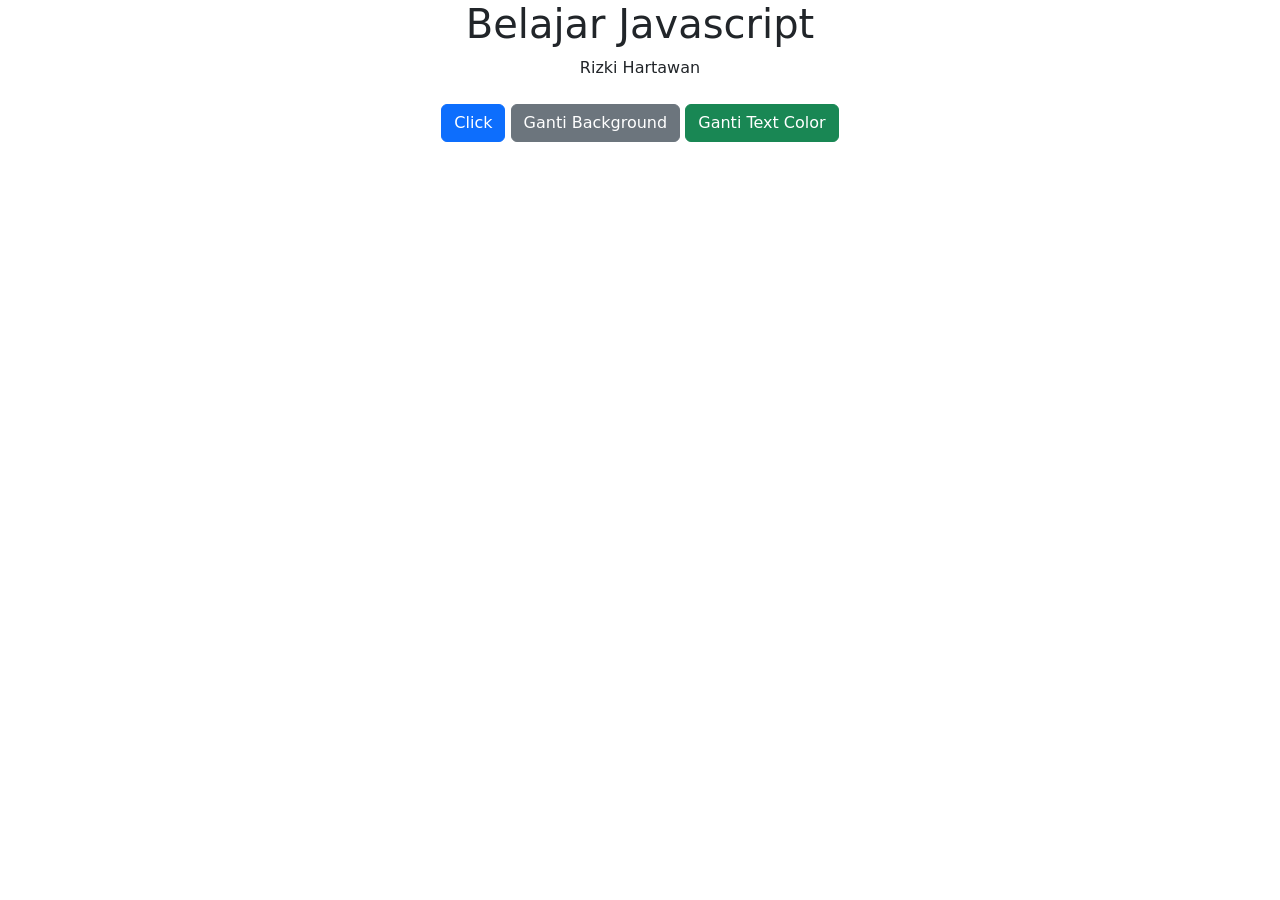
<file: javascript/index.html>
<!doctype html>
<html lang="en">
  <head>
    <meta charset="UTF-8" />
    <meta name="viewport" content="width=device-width, initial-scale=1.0" />
    <title>Belajar JS</title>

    <link href="https://cdn.jsdelivr.net/npm/bootstrap@5.3.8/dist/css/bootstrap.min.css" rel="stylesheet" integrity="sha384-sRIl4kxILFvY47J16cr9ZwB07vP4J8+LH7qKQnuqkuIAvNWLzeN8tE5YBujZqJLB" crossorigin="anonymous" />
  </head>
  <body>
    <div class="container mx-auto text-center">
      <h1>Belajar Javascript</h1>
      <p id="demo">Hello</p>

      <div class="g-5 col mt-4">
        <button class="btn btn-primary" onclick="alert('Hi')">Click</button>
        <button class="btn btn-secondary" onclick="gantiBackground()">Ganti Background</button>
        <button class="btn btn-success" onclick="gantiTextColor()">Ganti Text Color</button>
      </div>
    </div>

    <script>
      document.getElementById("demo").innerHTML = "Rizki Hartawan"
    </script>

    <script src="script.js"></script>
    <script src="https://cdn.jsdelivr.net/npm/bootstrap@5.3.8/dist/js/bootstrap.bundle.min.js" integrity="sha384-FKyoEForCGlyvwx9Hj09JcYn3nv7wiPVlz7YYwJrWVcXK/BmnVDxM+D2scQbITxI" crossorigin="anonymous"></script>
  </body>
</html>
</file>
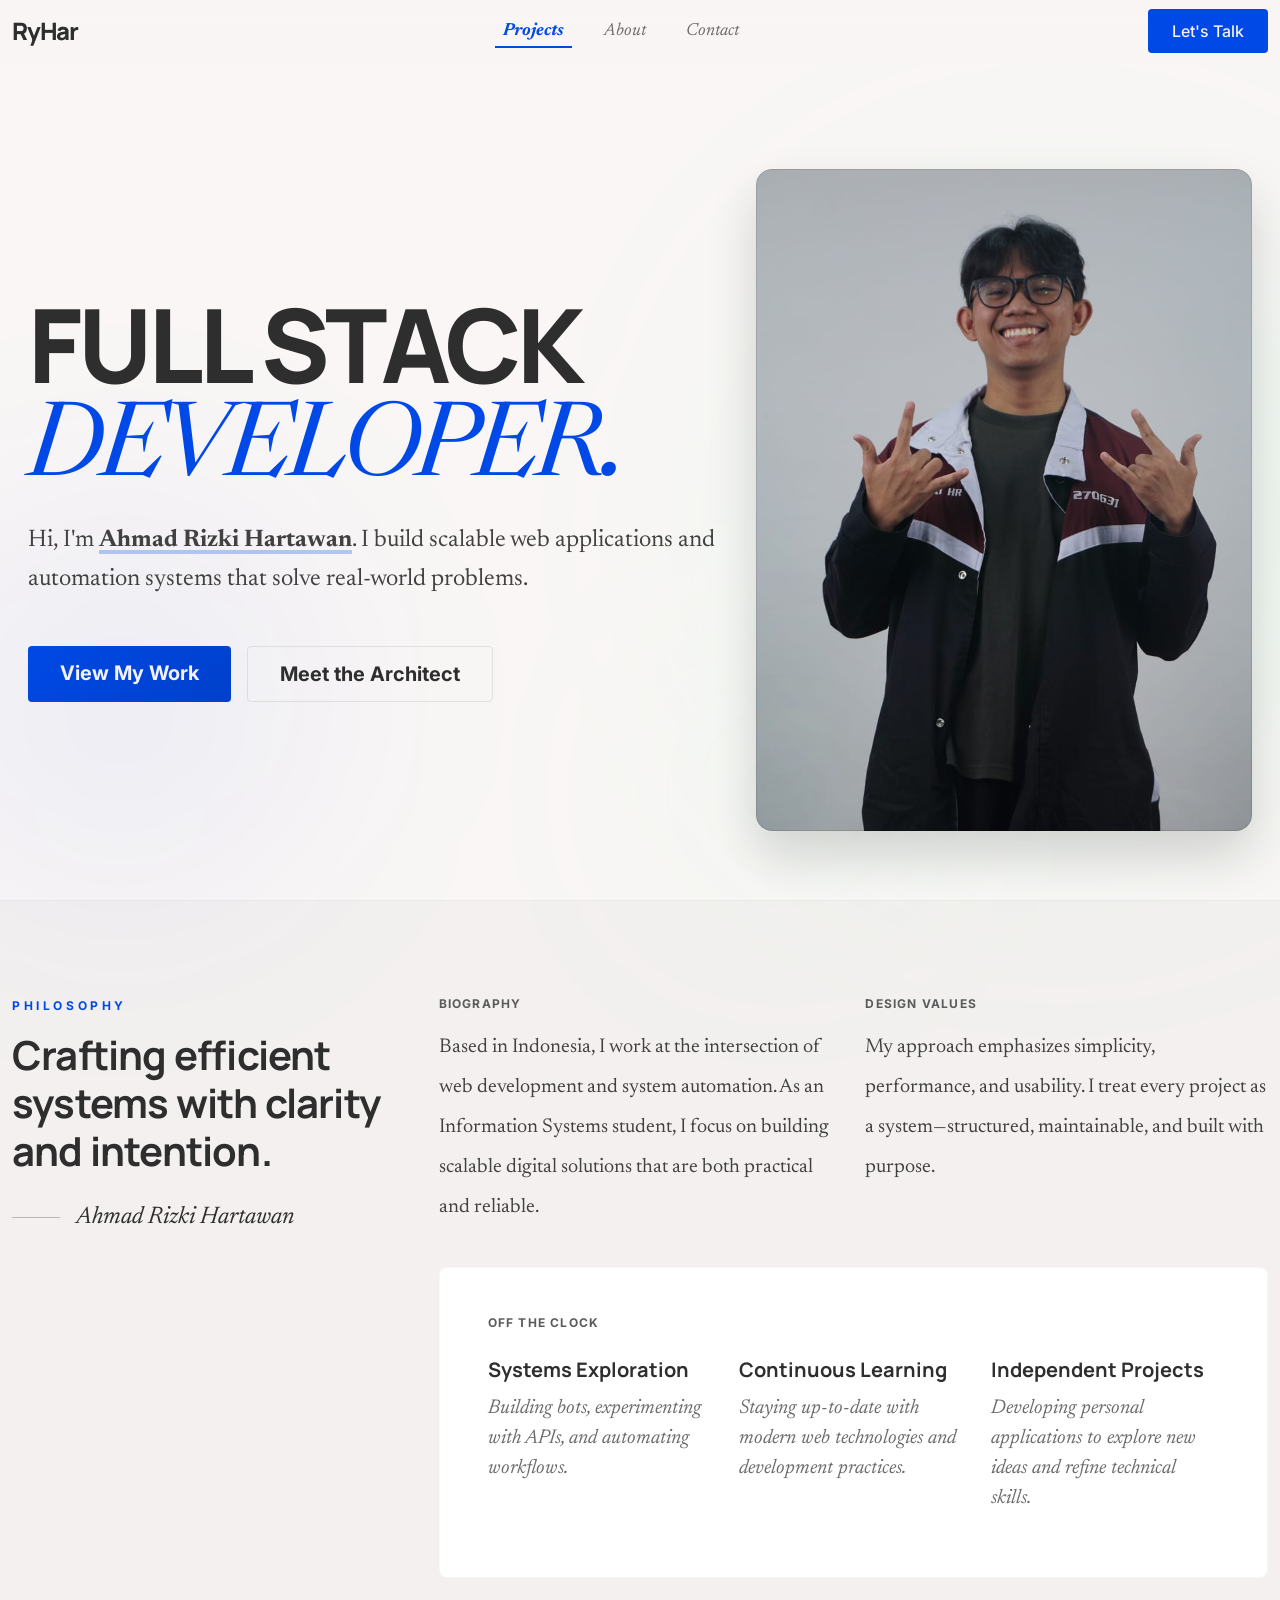
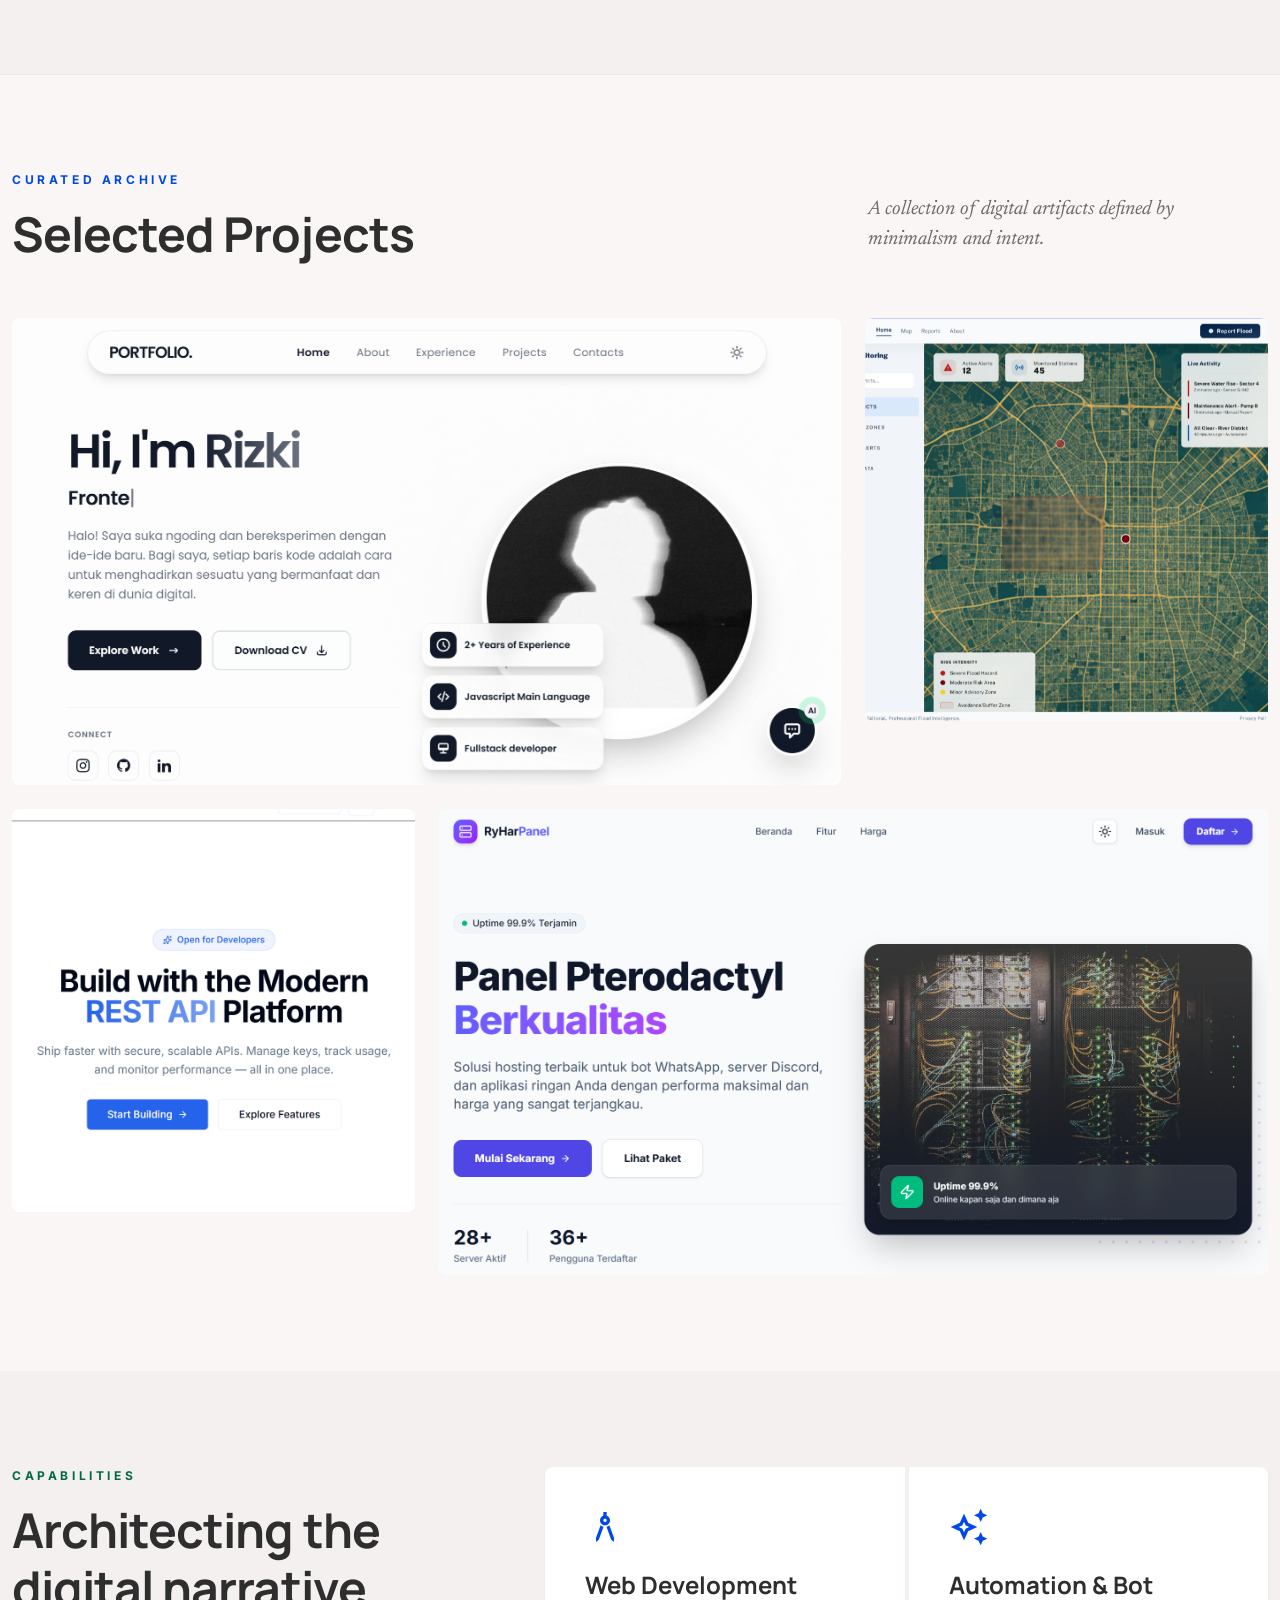
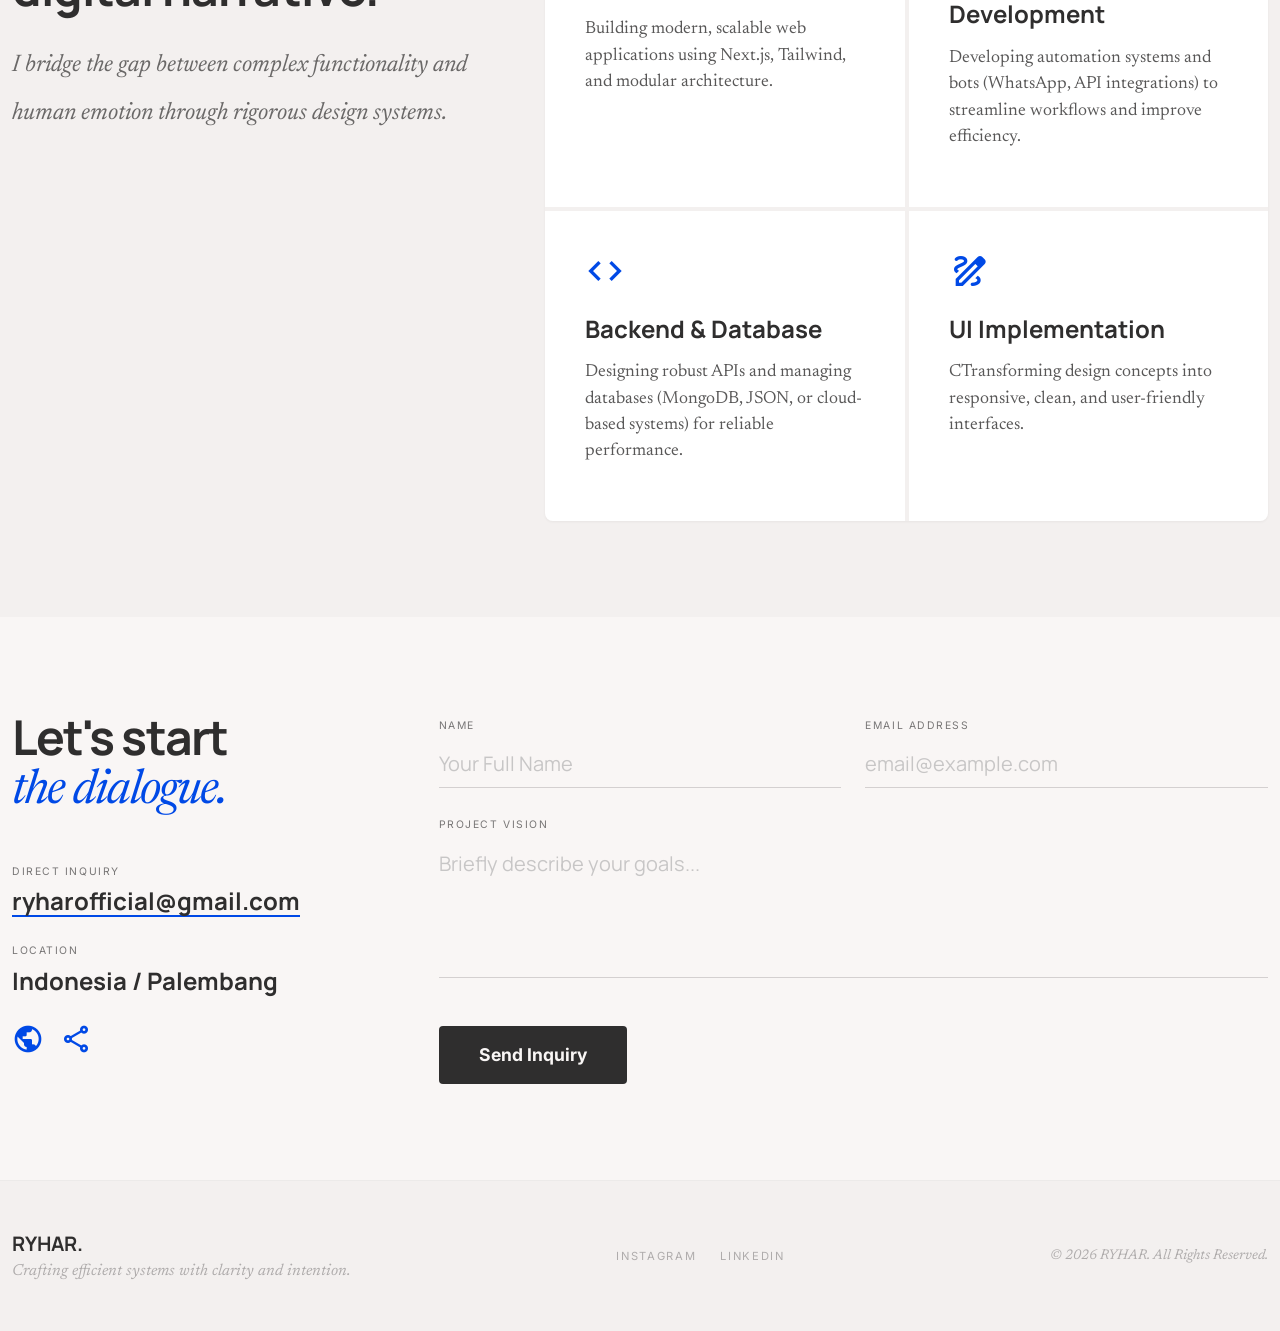
<file: tugas-bs/index.html>
<!doctype html>
<html lang="en">
  <head>
    <meta charset="UTF-8" />
    <meta name="viewport" content="width=device-width, initial-scale=1.0" />
    <title>RyHar | Portofolio Website</title>
    <link href="https://cdn.jsdelivr.net/npm/bootstrap@5.3.8/dist/css/bootstrap.min.css" rel="stylesheet" integrity="sha384-sRIl4kxILFvY47J16cr9ZwB07vP4J8+LH7qKQnuqkuIAvNWLzeN8tE5YBujZqJLB" crossorigin="anonymous" />
    <link href="https://fonts.googleapis.com/css2?family=Manrope:wght@400;600;700;800&family=Newsreader:ital,opsz,wght@0,6..72,400;0,6..72,600;1,6..72,400&family=Inter:wght@400;500;600&family=Material+Symbols+Outlined:wght,FILL@100..700,0..1&display=swap" rel="stylesheet" />
    <link rel="stylesheet" href="style.css" />
  </head>
  <body>
    <!-- Navbar -->
    <nav class="navbar navbar-expand-md navbar-archive fixed-top">
      <div class="container" style="max-width: 1440px">
        <a class="navbar-brand" href="#">RyHar</a>
        <button class="navbar-toggler" type="button" data-bs-toggle="collapse" data-bs-target="#navbarNav" aria-controls="navbarNav" aria-expanded="false" aria-label="Toggle navigation">
          <span class="navbar-toggler-icon"></span>
        </button>
        <div class="collapse navbar-collapse" id="navbarNav">
          <ul class="navbar-nav mx-auto gap-4">
            <li class="nav-item">
              <a class="nav-link active" href="#projects">Projects</a>
            </li>
            <li class="nav-item">
              <a class="nav-link" href="#about">About</a>
            </li>
            <li class="nav-item">
              <a class="nav-link" href="#contact">Contact</a>
            </li>
          </ul>
          <a href="#contact" class="btn btn-nav">Let's Talk</a>
        </div>
      </div>
    </nav>

    <main>
      <!-- Hero Section -->
      <section class="hero-section d-flex align-items-center position-relative px-3">
        <div class="container" style="max-width: 1440px">
          <div class="row align-items-center gy-5">
            <div class="col-lg-7 position-relative" style="z-index: 1">
              <h1 class="hero-title mb-4">
                FULL STACK <br />
                <span class="accent">DEVELOPER.</span>
              </h1>
              <p class="hero-subtitle mb-5">
                Hi, I'm
                <span class="name-highlight">Ahmad Rizki Hartawan</span>. I build scalable web applications and automation systems that solve real-world problems.
              </p>
              <div class="d-flex flex-column flex-sm-row gap-3">
                <a href="#projects" class="btn btn-primary-archive btn-lg text-center">View My Work</a>
                <a href="#about" class="btn btn-outline-archive btn-lg text-center">Meet the Architect</a>
              </div>
            </div>
            <div class="col-lg-5 position-relative" style="z-index: 1">
              <div class="hero-image">
                <img src="./image//hero.png" alt="Julian Thorne Professional Portrait" class="img-fluid" />
                <div class="position-absolute top-0 start-0 w-100 h-100" style="box-shadow: inset 0 0 0 1px rgba(0, 0, 0, 0.1); border-radius: 1rem"></div>
              </div>
              <div class="hero-bg-blob" style="width: 8rem; height: 8rem; background: rgba(116, 251, 187, 0.2); bottom: -1.5rem; left: -1.5rem"></div>
            </div>
          </div>
        </div>
        <!-- Background blobs -->
        <div class="hero-bg-blob" style="width: 600px; height: 600px; background: rgba(116, 251, 187, 0.1); right: -80px; top: 25%"></div>
        <div class="hero-bg-blob" style="width: 400px; height: 400px; background: rgba(0, 73, 230, 0.05); left: -80px; bottom: 0"></div>
      </section>

      <!-- About Section -->
      <section class="about-section py-5" id="about">
        <div class="container py-5" style="max-width: 1440px">
          <div class="row gy-5">
            <div class="col-lg-4">
              <div class="about-sticky" style="position: sticky; top: 8rem">
                <span class="section-label d-block mb-3">Philosophy</span>
                <h2 class="section-title display-6 mb-4">Crafting efficient systems with clarity and intention.</h2>
                <div class="d-flex align-items-center gap-3">
                  <div style="width: 3rem; height: 1px; background: var(--on-background); opacity: 0.3"></div>
                  <p class="font-body fst-italic fs-4 mb-0">Ahmad Rizki Hartawan</p>
                </div>
              </div>
            </div>
            <div class="col-lg-8">
              <div class="row gy-4 mb-4">
                <div class="col-md-6">
                  <h3 class="about-sub-title mb-3">Biography</h3>
                  <p class="fs-5 lh-lg" style="opacity: 0.9">Based in Indonesia, I work at the intersection of web development and system automation. As an Information Systems student, I focus on building scalable digital solutions that are both practical and reliable.</p>
                </div>
                <div class="col-md-6">
                  <h3 class="about-sub-title mb-3">Design Values</h3>
                  <p class="fs-5 lh-lg" style="opacity: 0.9">My approach emphasizes simplicity, performance, and usability. I treat every project as a system—structured, maintainable, and built with purpose.</p>
                </div>
              </div>
              <div class="about-card p-4 p-lg-5">
                <h3 class="about-sub-title mb-4">Off the Clock</h3>
                <div class="row gy-4">
                  <div class="col-sm-4">
                    <p class="font-headline fw-bold fs-5 mb-2">Systems Exploration</p>
                    <p class="fst-italic fs-5" style="opacity: 0.7">Building bots, experimenting with APIs, and automating workflows.</p>
                  </div>
                  <div class="col-sm-4">
                    <p class="font-headline fw-bold fs-5 mb-2">Continuous Learning</p>
                    <p class="fst-italic fs-5" style="opacity: 0.7">Staying up-to-date with modern web technologies and development practices.</p>
                  </div>
                  <div class="col-sm-4">
                    <p class="font-headline fw-bold fs-5 mb-2">Independent Projects</p>
                    <p class="fst-italic fs-5" style="opacity: 0.7">Developing personal applications to explore new ideas and refine technical skills.</p>
                  </div>
                </div>
              </div>
            </div>
          </div>
        </div>
      </section>

      <!-- Selected Projects -->
      <section class="py-5" id="projects" style="background: var(--surface)">
        <div class="container py-5" style="max-width: 1440px">
          <div class="d-flex flex-column flex-md-row justify-content-between align-items-md-end mb-5 gap-3">
            <div style="max-width: 500px">
              <span class="section-label d-block mb-3">Curated Archive</span>
              <h2 class="section-title display-5">Selected Projects</h2>
            </div>
            <p class="fs-5 fst-italic" style="max-width: 400px; opacity: 0.7">A collection of digital artifacts defined by minimalism and intent.</p>
          </div>
          <div class="row g-4">
            <!-- Project 1 (Large) -->
            <a href="https://ryhar.my.id/" target="_blank" class="col-md-8">
              <div class="project-card">
                <div class="project-large overflow-hidden">
                  <img src="./image/portofolio.png" alt="Clean minimalist web interface" />
                </div>
                <div class="project-overlay p-4 p-lg-5">
                  <span class="project-tag mb-2">Portofolio Website</span>
                  <h3 class="fs-2">Ahmad Rizki Hartawan</h3>
                </div>
              </div>
            </a>
            <!-- Project 2 (Small) -->
            <a href="https://sibanjir.ryhar.my.id/" target="_blank" class="col-md-4">
              <div class="project-card">
                <div class="project-square overflow-hidden">
                  <img src="./image/sibanjir.png" alt="Mobile app design" />
                </div>
                <div class="project-overlay">
                  <span class="project-tag mb-2">SiBanjir Website</span>
                  <h3 class="fs-4">SiBanjir</h3>
                </div>
              </div>
            </a>
            <!-- Project 3 (Small) -->
            <a href="https://dash.ryhar.my.id/" target="_blank" class="col-md-4">
              <div class="project-card">
                <div class="project-square overflow-hidden">
                  <img src="./image/ryhar-api.png" alt="Minimalist typography poster" />
                </div>
                <div class="project-overlay">
                  <span class="project-tag mb-2">RESTful API</span>
                  <h3 class="fs-4">RyHar API</h3>
                </div>
              </div>
            </a>
            <!-- Project 4 (Large) -->
            <a href="https://ryhar-panel.my.id/" target="_blank" class="col-md-8">
              <div class="project-card">
                <div class="project-large overflow-hidden">
                  <img src="./image/ryhar-panel.png" alt="Interior architectural design" />
                </div>
                <div class="project-overlay p-4 p-lg-5">
                  <span class="project-tag mb-2">Panel Monitor</span>
                  <h3 class="fs-2">RyHar Panel</h3>
                </div>
              </div>
            </a>
          </div>
        </div>
      </section>

      <!-- Services Section -->
      <section class="services-section py-5" id="services">
        <div class="container py-5" style="max-width: 1440px">
          <div class="row gy-5">
            <div class="col-lg-5">
              <span class="section-label secondary d-block mb-3">Capabilities</span>
              <h2 class="section-title display-5 mb-4">Architecting the digital narrative.</h2>
              <p class="fs-4 fst-italic lh-lg" style="opacity: 0.7">I bridge the gap between complex functionality and human emotion through rigorous design systems.</p>
            </div>
            <div class="col-lg-7">
              <div class="services-grid">
                <div class="row g-1">
                  <div class="col-sm-6">
                    <div class="service-card">
                      <span class="material-symbols-outlined mb-4">architecture</span>
                      <h4 class="mb-3">Web Development</h4>
                      <p>Building modern, scalable web applications using Next.js, Tailwind, and modular architecture.</p>
                    </div>
                  </div>
                  <div class="col-sm-6">
                    <div class="service-card">
                      <span class="material-symbols-outlined mb-4">auto_awesome</span>
                      <h4 class="mb-3">Automation & Bot Development</h4>
                      <p>Developing automation systems and bots (WhatsApp, API integrations) to streamline workflows and improve efficiency.</p>
                    </div>
                  </div>
                  <div class="col-sm-6">
                    <div class="service-card">
                      <span class="material-symbols-outlined mb-4">code</span>
                      <h4 class="mb-3">Backend & Database</h4>
                      <p>Designing robust APIs and managing databases (MongoDB, JSON, or cloud-based systems) for reliable performance.</p>
                    </div>
                  </div>
                  <div class="col-sm-6">
                    <div class="service-card">
                      <span class="material-symbols-outlined mb-4">draw</span>
                      <h4 class="mb-3">UI Implementation</h4>
                      <p>CTransforming design concepts into responsive, clean, and user-friendly interfaces.</p>
                    </div>
                  </div>
                </div>
              </div>
            </div>
          </div>
        </div>
      </section>

      <!-- Contact Section -->
      <section class="py-5" id="contact" style="background: var(--surface)">
        <div class="container py-5" style="max-width: 1440px">
          <div class="row gy-5">
            <div class="col-lg-4">
              <h2 class="contact-title display-5 font-headline fw-bold mb-4" style="letter-spacing: -0.04em; line-height: 1">
                Let's start <br />
                <span class="accent">the dialogue.</span>
              </h2>
              <div class="mt-5">
                <div class="mb-4">
                  <p class="form-label-custom mb-1">Direct Inquiry</p>
                  <a class="fs-4 font-headline fw-bold editorial-underline" href="mailto:hello@jthorne.archive">ryharofficial@gmail.com</a>
                </div>
                <div class="mb-4">
                  <p class="form-label-custom mb-1">Location</p>
                  <p class="fs-4 font-headline fw-bold mb-0">Indonesia / Palembang</p>
                </div>
                <div class="d-flex gap-3">
                  <a href="#" style="color: var(--primary); transition: color 0.3s">
                    <span class="material-symbols-outlined fs-2">public</span>
                  </a>
                  <a href="#" style="color: var(--primary); transition: color 0.3s">
                    <span class="material-symbols-outlined fs-2">share</span>
                  </a>
                </div>
              </div>
            </div>
            <div class="col-lg-8">
              <form>
                <div class="row g-4 mb-4">
                  <div class="col-md-6">
                    <label class="form-label form-label-custom">Name</label>
                    <input type="text" class="form-control form-underline" placeholder="Your Full Name" />
                  </div>
                  <div class="col-md-6">
                    <label class="form-label form-label-custom">Email Address</label>
                    <input type="email" class="form-control form-underline" placeholder="email@example.com" />
                  </div>
                </div>
                <div class="mb-5">
                  <label class="form-label form-label-custom">Project Vision</label>
                  <textarea class="form-control form-underline" rows="4" placeholder="Briefly describe your goals..." style="resize: none"></textarea>
                </div>
                <button type="submit" class="btn btn-dark-archive">Send Inquiry</button>
              </form>
            </div>
          </div>
        </div>
      </section>
    </main>

    <!-- Footer -->
    <footer class="footer-archive py-5">
      <div class="container" style="max-width: 1440px">
        <div class="d-flex flex-column flex-md-row justify-content-between align-items-center gap-4">
          <div class="text-center text-md-start">
            <span class="font-headline fw-bold fs-5" style="color: var(--on-background)">RYHAR.</span>
            <p class="font-body fst-italic mb-0" style="color: var(--outline-variant)">Crafting efficient systems with clarity and intention.</p>
          </div>
          <div class="d-flex gap-4">
            <a href="https://www.instagram.com/rizki_hr4/">Instagram</a>
            <a href="https://www.linkedin.com/in/rizkihartawan/">LinkedIn</a>
          </div>
          <p class="font-body fst-italic mb-0" style="color: var(--outline-variant); font-size: 0.875rem">&copy; 2026 RYHAR. All Rights Reserved.</p>
        </div>
      </div>
    </footer>

    <script src="https://cdn.jsdelivr.net/npm/bootstrap@5.3.8/dist/js/bootstrap.bundle.min.js" integrity="sha384-FKyoEForCGlyvwx9Hj09JcYn3nv7wiPVlz7YYwJrWVcXK/BmnVDxM+D2scQbITxI" crossorigin="anonymous"></script>
  </body>
</html>
</file>
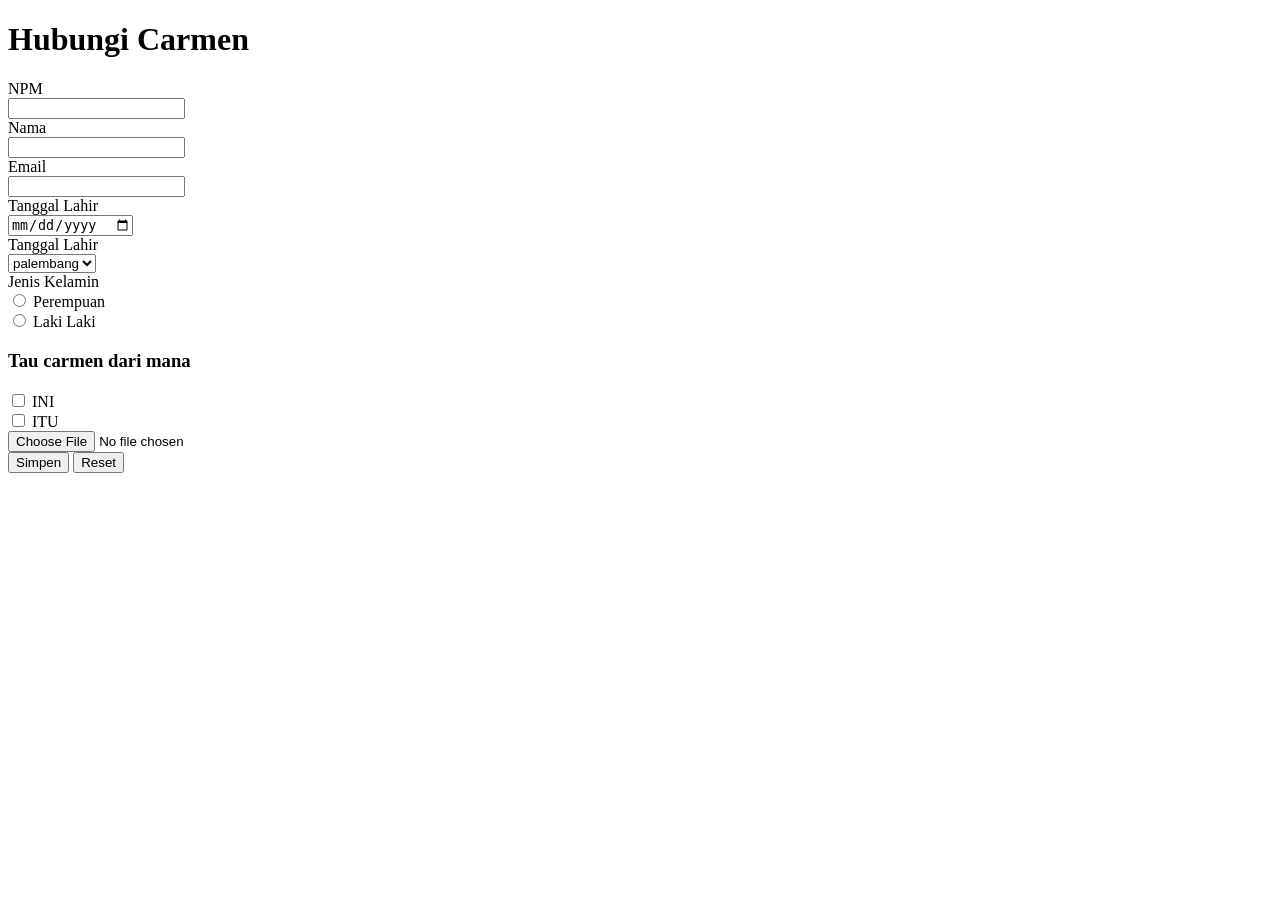
<file: hubungi.html>
<!DOCTYPE html>
<html lang="en">
<head>
  <meta charset="UTF-8">
  <meta name="viewport" content="width=device-width, initial-scale=1.0">
  <title>Document</title>
</head>
<body>
  <h1>Hubungi Carmen</h1>
  <form action="submit.html" method="post">
    <label>NPM</label> <br>
    <input type="text" name="npm" id="npm"> <br>

    <label>Nama</label> <br>
    <input type="text" name="nama" id="nama"> <br>

    <label>Email</label> <br>
    <input type="email" name="email" id="email"> <br>

    <label>Tanggal Lahir</label> <br>
    <input type="date" name="ttl" id="ttl"> <br>

    <label>Tanggal Lahir</label> <br>
    <select name="kota" id="kota">
      <option value="palembang">palembang</option>
      <option value="jakarta">jakarta</option>
      <option value="lampung">lampung</option>
    </select> <br>


    <label>Jenis Kelamin</label> <br>
    <input type="radio" name="pr" id="pr" > 
    Perempuan <br>
    <input type="radio" name="pr" id="pr"> 
    Laki Laki <br>

    <h3>Tau carmen dari mana</h3>
    <input type="checkbox" name="cb" id="cb">
    INI <br>
    <input type="checkbox" name="cb2" id="cb2">
    ITU <br>

    <input type="file" src="foto" id=""> <br>

    <button type="submit">Simpen</button>
    <button type="reset">Reset</button>
  </form>
</body>
</html>
</file>
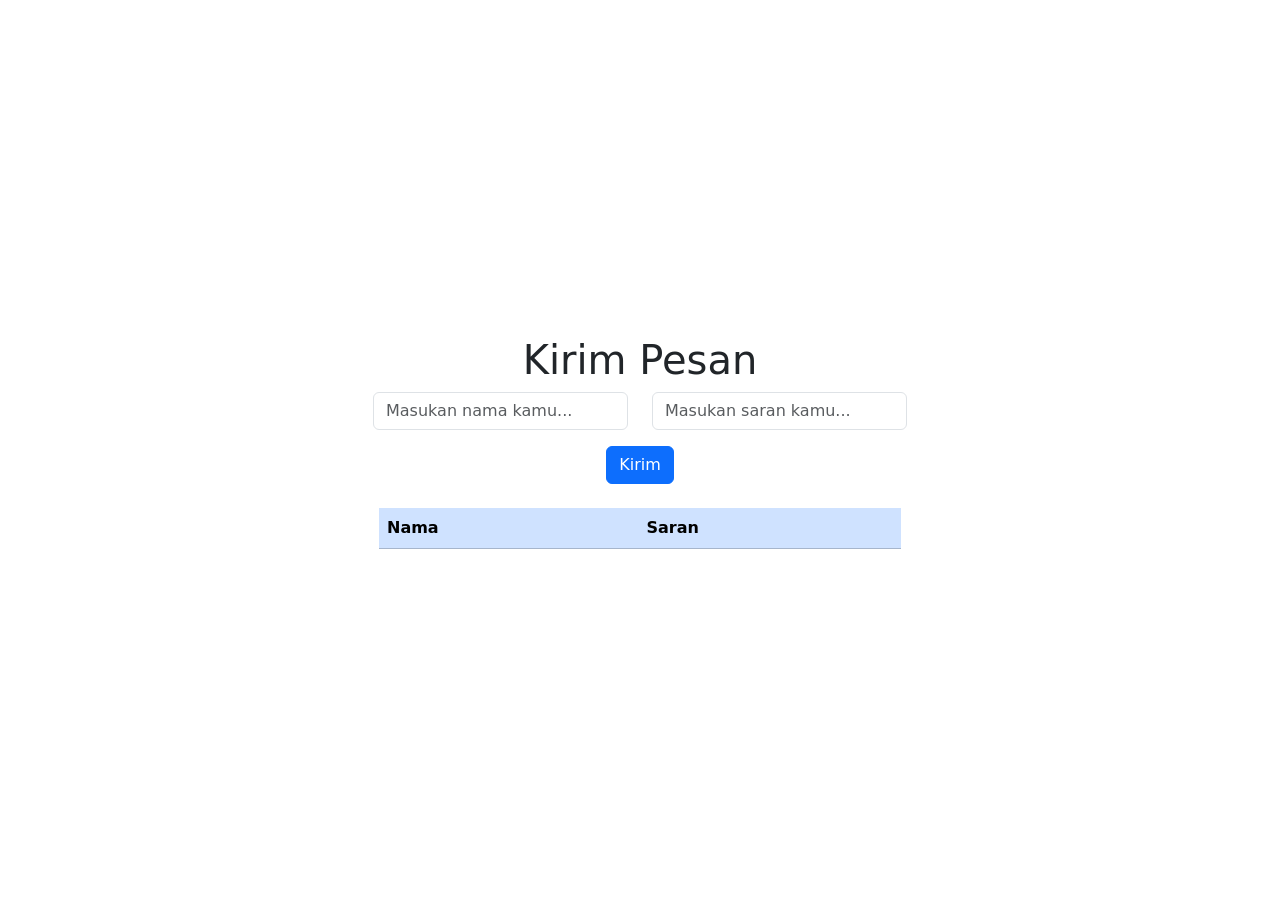
<file: javascript/pesan.html>
<!doctype html>
<html lang="en">
  <head>
    <meta charset="UTF-8" />
    <meta name="viewport" content="width=device-width, initial-scale=1.0" />
    <title>Kirim Pesan</title>

    <link href="https://cdn.jsdelivr.net/npm/bootstrap@5.3.8/dist/css/bootstrap.min.css" rel="stylesheet" integrity="sha384-sRIl4kxILFvY47J16cr9ZwB07vP4J8+LH7qKQnuqkuIAvNWLzeN8tE5YBujZqJLB" crossorigin="anonymous" />
  </head>
  <body>
    <div class="container text-center d-flex justify-content-center align-items-center min-vh-100 max-vh-100 flex-column">
      <h1>Kirim Pesan</h1>

      <div class="mb-3 w-50 mx-auto row">
        <div class="col-6">
          <input type="text" class="form-control" name="nama" id="nama" aria-describedby="helpId" placeholder="Masukan nama kamu..." />
        </div>
        <div class="col-6">
          <input type="text" class="form-control" name="saran" id="saran" aria-describedby="helpId" placeholder="Masukan saran kamu..." />
        </div>
      </div>

      <button class="btn btn-primary" type="button" onclick="kirimPesan()">Kirim</button>

      <div class="container mt-4 text-start row d-flex justify-content-center align-items-center">
        <div class="table-responsive col-6">
          <table class="table table-primary">
            <thead>
              <tr>
                <th>Nama</th>
                <th>Saran</th>
              </tr>
            </thead>
            <tbody id="dataPesan"></tbody>
          </table>
        </div>
      </div>
    </div>

    <script src="script.js"></script>
    <script src="https://cdn.jsdelivr.net/npm/bootstrap@5.3.8/dist/js/bootstrap.bundle.min.js" integrity="sha384-FKyoEForCGlyvwx9Hj09JcYn3nv7wiPVlz7YYwJrWVcXK/BmnVDxM+D2scQbITxI" crossorigin="anonymous"></script>
  </body>
</html>
</file>
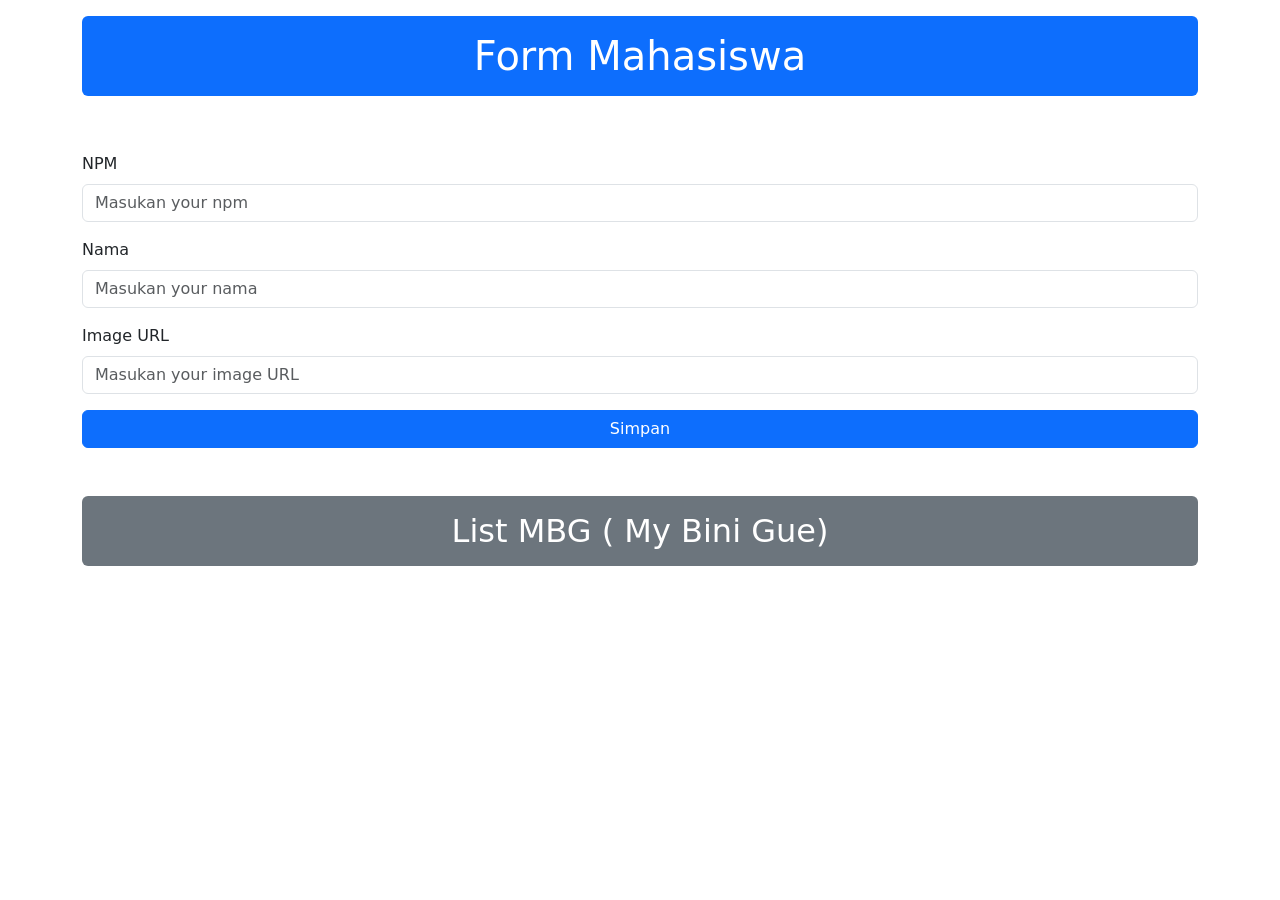
<file: localStorage/form.html>
<!doctype html>
<html lang="en">
  <head>
    <meta charset="UTF-8" />
    <meta name="viewport" content="width=device-width, initial-scale=1.0" />
    <title>Form</title>
    <link href="https://cdn.jsdelivr.net/npm/bootstrap@5.3.8/dist/css/bootstrap.min.css" rel="stylesheet" integrity="sha384-sRIl4kxILFvY47J16cr9ZwB07vP4J8+LH7qKQnuqkuIAvNWLzeN8tE5YBujZqJLB" crossorigin="anonymous" />
  </head>
  <body>
    <div class="container">
      <div class="row">
        <div class="row-12">
          <h1 class="text-center bg-primary text-white p-3 rounded mt-3">Form Mahasiswa</h1>
        </div>
        <div class="mt-5 col-12">
          <div class="mb-3">
            <label for="" class="form-label">NPM</label>
            <input type="text" name="npm" id="npm" class="form-control" placeholder="Masukan your npm" aria-describedby="helpId" />
          </div>
          <div class="mb-3">
            <label for="" class="form-label">Nama</label>
            <input type="text" name="nama" id="nama" class="form-control" placeholder="Masukan your nama" aria-describedby="helpId" />
          </div>
          <div class="mb-3">
            <label for="" class="form-label">Image URL</label>
            <input type="text" name="image" id="image" class="form-control" placeholder="Masukan your image URL" aria-describedby="helpId" />
          </div>
          <div class="d-grid">
            <button onClick="save()" type="button" class="btn btn-primary">Simpan</button>
          </div>
        </div>

        <div>
          <h2 class="bg-secondary mt-5 p-3 text-center text-white rounded">List MBG ( My Bini Gue)</h2>
          <div id="list-mahasiswa" class="row"></div>
        </div>

        <!-- <div class="mt-5 col-12 col-md-6">
          <div class="table-responsive">
            <table class="table table-primary">
              <thead>
                <tr>
                  <th scope="col">NPM</th>
                  <th scope="col">Nama</th>
                </tr>
              </thead>
              <tbody id="table-body"></tbody>
            </table>
          </div>
        </div> -->
      </div>
    </div>

    <script src="form.js"></script>
    <script src="https://cdn.jsdelivr.net/npm/bootstrap@5.3.8/dist/js/bootstrap.bundle.min.js" integrity="sha384-FKyoEForCGlyvwx9Hj09JcYn3nv7wiPVlz7YYwJrWVcXK/BmnVDxM+D2scQbITxI" crossorigin="anonymous"></script>
  </body>
</html>
</file>
<file: tugas-bs/style.css>
:root {
  --primary: #0049e6;
  --primary-dim: #0040cb;
  --secondary: #006945;
  --secondary-container: #74fbbb;
  --on-primary: #f2f1ff;
  --on-background: #2f2e2e;
  --surface: #f9f6f5;
  --surface-container-low: #f3f0ef;
  --surface-container-lowest: #ffffff;
  --surface-container: #eae7e7;
  --surface-container-high: #e5e2e1;
  --outline: #787676;
  --outline-variant: #afacac;
  --on-surface-variant: #5c5b5b;
}

body {
  font-family: "Newsreader", serif;
  background-color: var(--surface);
  color: var(--on-background);
  overflow-x: hidden;
}

::selection {
  background-color: var(--primary);
  color: var(--on-primary);
}

.font-headline {
  font-family: "Manrope", sans-serif;
}

.font-label {
  font-family: "Inter", sans-serif;
}

.font-body {
  font-family: "Newsreader", serif;
}

/* Navbar */
.navbar-archive {
  background: rgba(249, 246, 245, 0.8) !important;
  backdrop-filter: blur(20px);
  -webkit-backdrop-filter: blur(20px);
  border: none;
}

.navbar-archive .navbar-brand {
  font-family: "Manrope", sans-serif;
  font-weight: 800;
  font-size: 1.5rem;
  letter-spacing: -0.05em;
  color: var(--on-background);
}

.navbar-archive .nav-link {
  font-family: "Newsreader", serif;
  font-style: italic;
  font-size: 1.1rem;
  color: var(--on-background);
  opacity: 0.7;
  transition: opacity 0.3s;
}

.navbar-archive .nav-link:hover,
.navbar-archive .nav-link.active {
  opacity: 1;
  color: var(--primary);
}

.navbar-archive .nav-link.active {
  font-weight: 700;
  border-bottom: 2px solid var(--primary);
  padding-bottom: 2px;
}

/* Buttons */
.btn-primary-archive {
  background: linear-gradient(135deg, var(--primary), var(--primary-dim));
  color: var(--on-primary);
  border: none;
  border-radius: 0.25rem;
  font-family: "Inter", sans-serif;
  font-weight: 700;
  padding: 0.75rem 2rem;
  transition: all 0.3s;
}

.btn-primary-archive:hover {
  box-shadow: 0 10px 30px rgba(0, 73, 230, 0.3);
  transform: scale(1.02);
  color: var(--on-primary);
}

.btn-outline-archive {
  border: 1px solid rgba(175, 172, 172, 0.3);
  background: transparent;
  color: var(--on-background);
  border-radius: 0.25rem;
  font-family: "Inter", sans-serif;
  font-weight: 700;
  padding: 0.75rem 2rem;
  transition: all 0.3s;
}

.btn-outline-archive:hover {
  background-color: var(--surface-container-low);
}

.btn-dark-archive {
  background-color: var(--on-background);
  color: var(--surface);
  border: none;
  border-radius: 0.25rem;
  font-family: "Inter", sans-serif;
  font-weight: 700;
  padding: 1rem 2.5rem;
  font-size: 1.1rem;
  transition: all 0.3s;
}

.btn-dark-archive:hover {
  background-color: var(--primary);
  color: var(--on-primary);
}

.btn-nav {
  background: var(--primary);
  color: var(--on-primary);
  border: none;
  border-radius: 0.25rem;
  font-family: "Inter", sans-serif;
  font-weight: 500;
  padding: 0.625rem 1.5rem;
  transition: all 0.3s;
}

.btn-nav:hover {
  background: var(--primary-dim);
  color: var(--on-primary);
  transform: scale(1.02);
}

/* Hero */
.hero-section {
  min-height: 100vh;
  padding-top: 100px;
  position: relative;
}

.hero-title {
  font-family: "Manrope", sans-serif;
  font-weight: 800;
  font-size: clamp(3.5rem, 8vw, 8rem);
  letter-spacing: -0.04em;
  line-height: 0.9;
  color: var(--on-background);
}

.hero-title .accent {
  color: var(--primary);
  font-family: "Newsreader", serif;
  font-style: italic;
  font-weight: 400;
}

.hero-subtitle {
  font-size: 1.5rem;
  line-height: 1.6;
  opacity: 0.9;
}

.hero-subtitle .name-highlight {
  font-weight: 700;
  text-decoration: underline;
  text-decoration-color: rgba(0, 73, 230, 0.3);
  text-decoration-thickness: 4px;
  text-underline-offset: 4px;
}

.hero-image {
  border-radius: 1rem;
  overflow: hidden;
  box-shadow: 0 25px 50px rgba(0, 0, 0, 0.15);
  position: relative;
}

.hero-image img {
  width: 100%;
  height: 100%;
  object-fit: cover;
  aspect-ratio: 3 / 4;
  transition: transform 0.7s ease;
}

.hero-image:hover img {
  transform: scale(1.05);
}

.hero-bg-blob {
  position: absolute;
  border-radius: 50%;
  filter: blur(120px);
  z-index: 0;
}

/* About Section */
.about-section {
  background-color: var(--surface-container-low);
  border-top: 1px solid rgba(175, 172, 172, 0.1);
  border-bottom: 1px solid rgba(175, 172, 172, 0.1);
}

.section-label {
  font-family: "Inter", sans-serif;
  font-size: 0.75rem;
  text-transform: uppercase;
  letter-spacing: 0.3em;
  font-weight: 700;
  color: var(--primary);
}

.section-label.secondary {
  color: var(--secondary);
}

.section-title {
  font-family: "Manrope", sans-serif;
  font-weight: 700;
  letter-spacing: -0.02em;
}

.about-card {
  background: var(--surface-container-lowest);
  border-radius: 0.5rem;
  border: 1px solid rgba(175, 172, 172, 0.1);
}

.about-sub-title {
  font-family: "Inter", sans-serif;
  font-size: 0.75rem;
  text-transform: uppercase;
  letter-spacing: 0.1em;
  font-weight: 700;
  color: var(--on-surface-variant);
}

/* Projects */
.project-card {
  position: relative;
  overflow: hidden;
  border-radius: 0.5rem;
  background: var(--surface-container-lowest);
}

.project-card img {
  width: 100%;
  height: 100%;
  object-fit: cover;
  transition: transform 0.7s ease;
}

.project-card:hover img {
  transform: scale(1.05);
}

.project-overlay {
  position: absolute;
  inset: 0;
  background: rgba(47, 46, 46, 0.6);
  opacity: 0;
  transition: opacity 0.5s ease;
  display: flex;
  flex-direction: column;
  justify-content: flex-end;
  padding: 2rem;
}

.project-card:hover .project-overlay {
  opacity: 1;
}

.project-overlay .project-tag {
  color: var(--secondary-container);
  font-family: "Inter", sans-serif;
  font-size: 0.75rem;
  text-transform: uppercase;
  letter-spacing: 0.15em;
}

.project-overlay h3 {
  color: var(--surface);
  font-family: "Manrope", sans-serif;
  font-weight: 700;
}

.project-large {
  aspect-ratio: 16 / 9;
}

.project-square {
  aspect-ratio: 1 / 1;
}

/* Services */
.services-section {
  background-color: var(--surface-container-low);
}

.service-card {
  background: var(--surface-container-lowest);
  padding: 2.5rem;
  transition: background-color 0.3s;
  height: 100%;
}

.service-card:hover {
  background-color: var(--surface-container);
}

.service-card .material-symbols-outlined {
  font-size: 2.5rem;
  color: var(--primary);
}

.service-card h4 {
  font-family: "Manrope", sans-serif;
  font-weight: 700;
  font-size: 1.5rem;
}

.service-card p {
  opacity: 0.8;
  font-size: 1.1rem;
}

.services-grid {
  border-radius: 0.5rem;
  overflow: hidden;
  box-shadow: 0 1px 3px rgba(0, 0, 0, 0.05);
}

/* Contact */
.contact-title .accent {
  color: var(--primary);
  font-family: "Newsreader", serif;
  font-style: italic;
  font-weight: 400;
}

.editorial-underline {
  box-shadow: inset 0 -2px 0 0 var(--primary);
  transition: box-shadow 0.3s ease, color 0.3s ease;
  text-decoration: none;
  color: var(--on-background);
}

.editorial-underline:hover {
  box-shadow: inset 0 -24px 0 0 var(--primary);
  color: var(--on-primary);
}

.form-underline {
  border: none;
  border-bottom: 1px solid rgba(175, 172, 172, 0.5);
  border-radius: 0;
  background: transparent;
  font-family: "Manrope", sans-serif;
  font-size: 1.25rem;
  padding: 0.5rem 0;
  transition: border-color 0.3s;
}

.form-underline:focus {
  box-shadow: none;
  border-color: var(--primary);
  background: transparent;
}

.form-underline::placeholder {
  opacity: 0.3;
}

.form-label-custom {
  font-family: "Inter", sans-serif;
  font-size: 0.65rem;
  text-transform: uppercase;
  letter-spacing: 0.15em;
  color: var(--outline);
}

/* Footer */
.footer-archive {
  background-color: var(--surface-container-low);
  border-top: 1px solid rgba(175, 172, 172, 0.1);
}

.footer-archive a {
  font-family: "Inter", sans-serif;
  font-size: 0.7rem;
  text-transform: uppercase;
  letter-spacing: 0.15em;
  color: var(--outline-variant);
  text-decoration: none;
  transition: color 0.3s;
}

.footer-archive a:hover {
  color: var(--primary);
}

.material-symbols-outlined {
  font-variation-settings: "FILL" 0, "wght" 400, "GRAD" 0, "opsz" 24;
}

/* Responsive */
@media (max-width: 991.98px) {
  .hero-title {
    font-size: 3.5rem;
  }

  .hero-subtitle {
    font-size: 1.2rem;
  }

  .hero-image {
    margin-top: 2rem;
  }

  .about-sticky {
    position: static !important;
  }
}

@media (max-width: 575.98px) {
  .hero-title {
    font-size: 2.8rem;
  }

  .project-overlay {
    padding: 1.5rem;
  }
}
</file>
